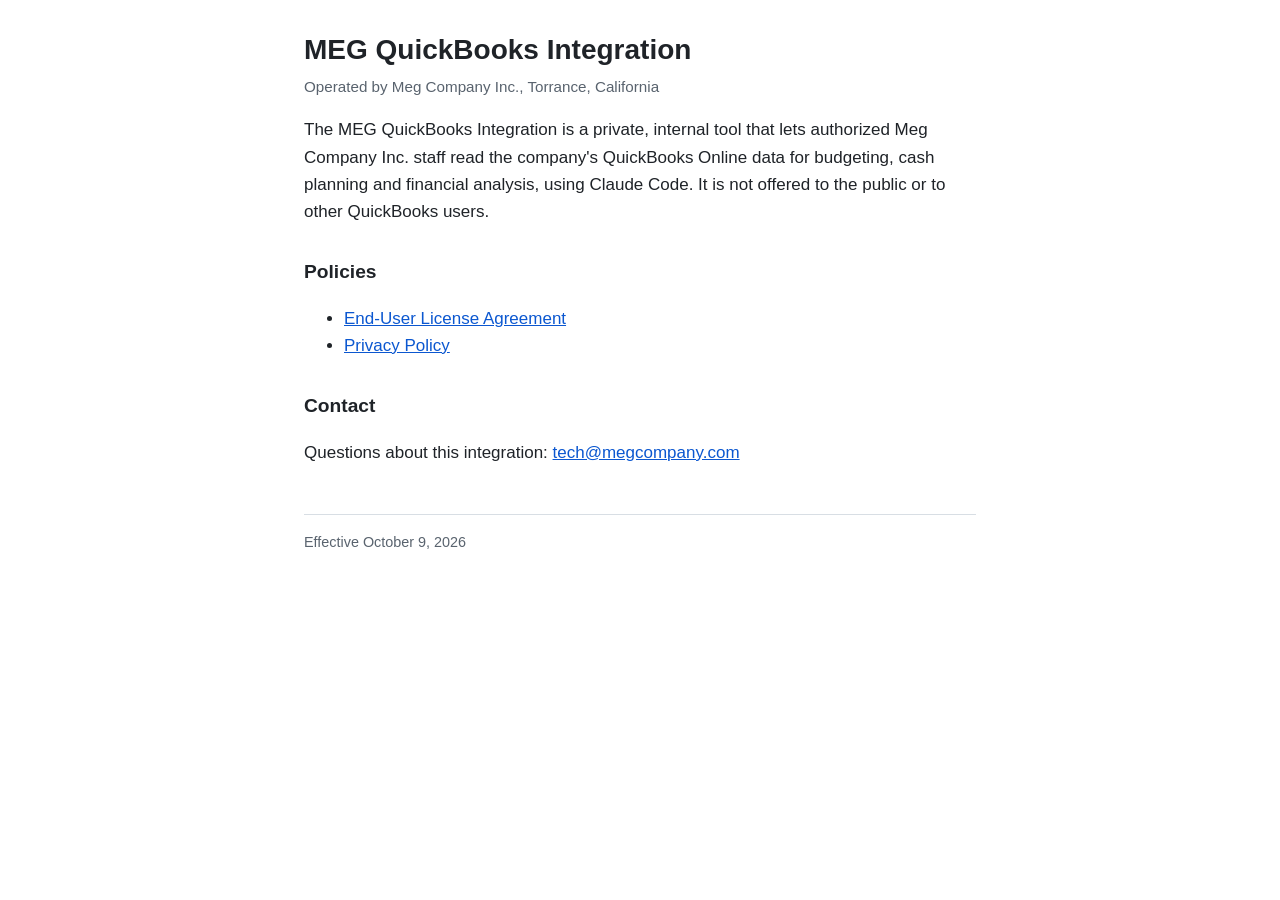
<file: index.html>
<!doctype html>
<html lang="en">
<head>
  <meta charset="utf-8">
  <meta name="viewport" content="width=device-width, initial-scale=1">
  <title>MEG QuickBooks Integration</title>
  <link rel="stylesheet" href="style.css">
</head>
<body>
<main>
  <h1>MEG QuickBooks Integration</h1>
  <p class="meta">Operated by Meg Company Inc., Torrance, California</p>

  <p>The MEG QuickBooks Integration is a private, internal tool that lets authorized Meg Company Inc. staff read the company's QuickBooks Online data for budgeting, cash planning and financial analysis, using Claude Code. It is not offered to the public or to other QuickBooks users.</p>

  <h2>Policies</h2>
  <ul>
    <li><a href="eula.html">End-User License Agreement</a></li>
    <li><a href="privacy.html">Privacy Policy</a></li>
  </ul>

  <h2>Contact</h2>
  <p>Questions about this integration: <a href="mailto:tech@megcompany.com">tech@megcompany.com</a></p>

  <footer>Effective October 9, 2026</footer>
</main>
</body>
</html>
</file>
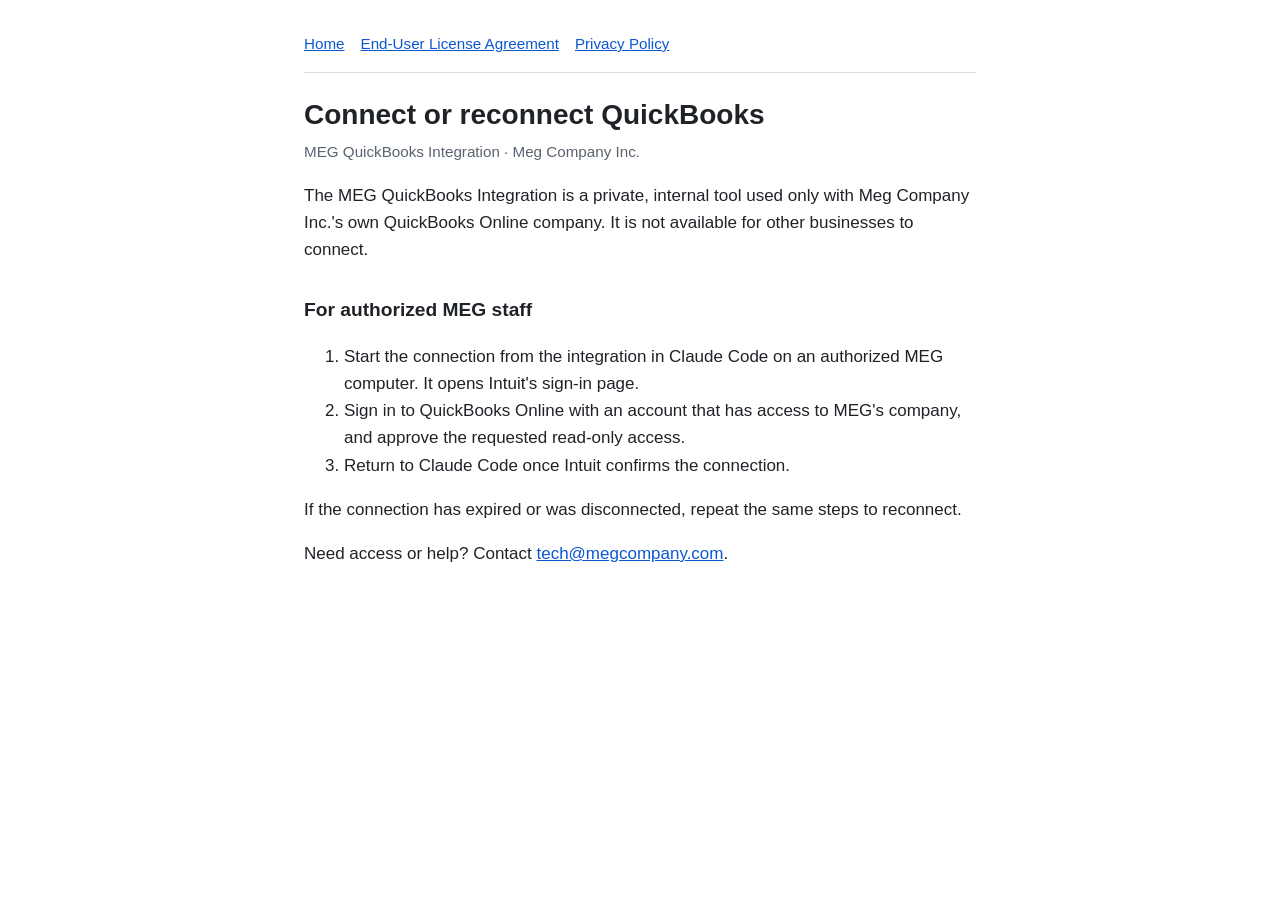
<file: connect.html>
<!doctype html>
<html lang="en">
<head>
  <meta charset="utf-8">
  <meta name="viewport" content="width=device-width, initial-scale=1">
  <title>Connect – MEG QuickBooks Integration</title>
  <link rel="stylesheet" href="style.css">
</head>
<body>
<main>
  <nav><a href="index.html">Home</a><a href="eula.html">End-User License Agreement</a><a href="privacy.html">Privacy Policy</a></nav>

  <h1>Connect or reconnect QuickBooks</h1>
  <p class="meta">MEG QuickBooks Integration · Meg Company Inc.</p>

  <p>The MEG QuickBooks Integration is a private, internal tool used only with Meg Company Inc.'s own QuickBooks Online company. It is not available for other businesses to connect.</p>

  <h2>For authorized MEG staff</h2>
  <ol>
    <li>Start the connection from the integration in Claude Code on an authorized MEG computer. It opens Intuit's sign-in page.</li>
    <li>Sign in to QuickBooks Online with an account that has access to MEG's company, and approve the requested read-only access.</li>
    <li>Return to Claude Code once Intuit confirms the connection.</li>
  </ol>
  <p>If the connection has expired or was disconnected, repeat the same steps to reconnect.</p>

  <p>Need access or help? Contact <a href="mailto:tech@megcompany.com">tech@megcompany.com</a>.</p>
</main>
</body>
</html>
</file>
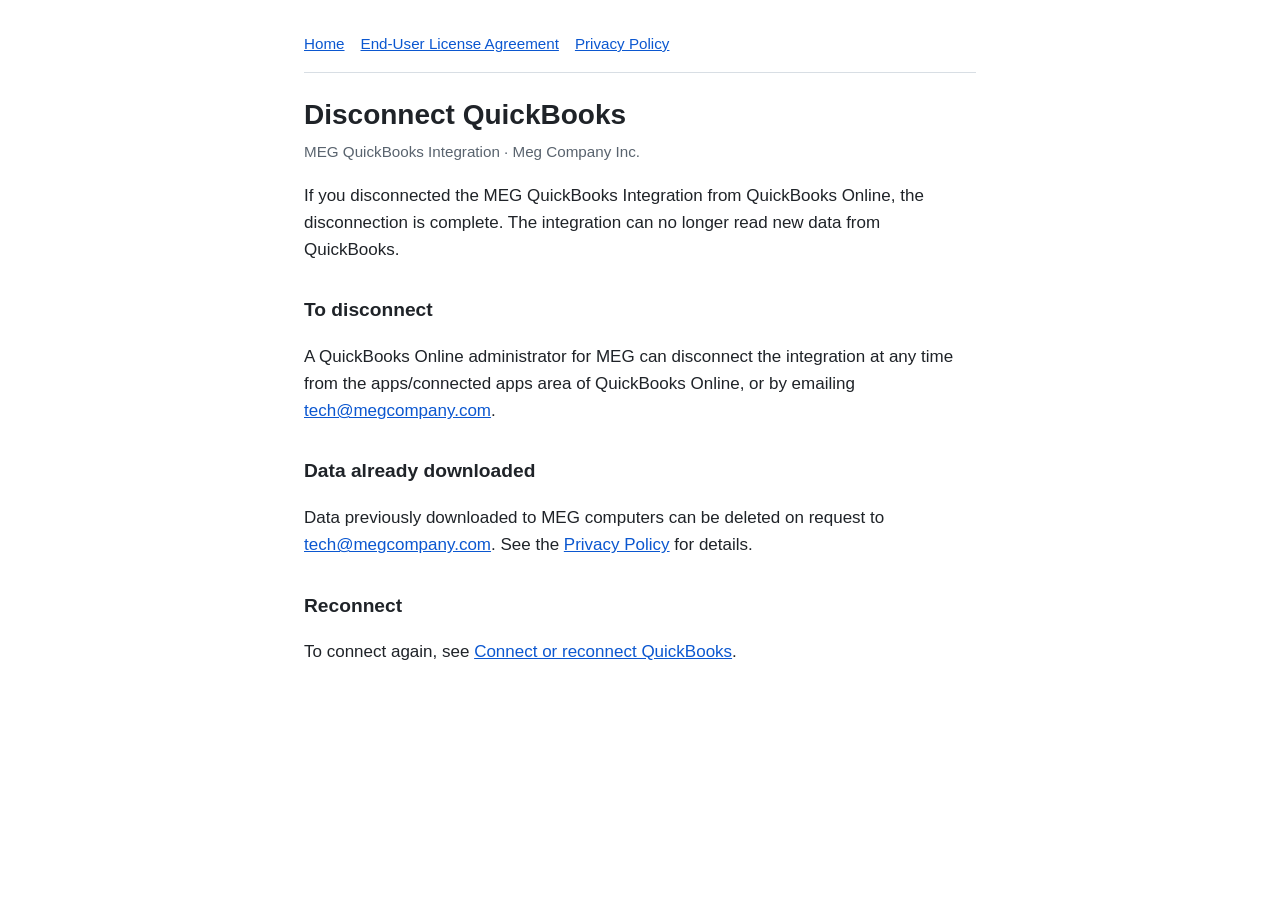
<file: disconnect.html>
<!doctype html>
<html lang="en">
<head>
  <meta charset="utf-8">
  <meta name="viewport" content="width=device-width, initial-scale=1">
  <title>Disconnect – MEG QuickBooks Integration</title>
  <link rel="stylesheet" href="style.css">
</head>
<body>
<main>
  <nav><a href="index.html">Home</a><a href="eula.html">End-User License Agreement</a><a href="privacy.html">Privacy Policy</a></nav>

  <h1>Disconnect QuickBooks</h1>
  <p class="meta">MEG QuickBooks Integration · Meg Company Inc.</p>

  <p>If you disconnected the MEG QuickBooks Integration from QuickBooks Online, the disconnection is complete. The integration can no longer read new data from QuickBooks.</p>

  <h2>To disconnect</h2>
  <p>A QuickBooks Online administrator for MEG can disconnect the integration at any time from the apps/connected apps area of QuickBooks Online, or by emailing <a href="mailto:tech@megcompany.com">tech@megcompany.com</a>.</p>

  <h2>Data already downloaded</h2>
  <p>Data previously downloaded to MEG computers can be deleted on request to <a href="mailto:tech@megcompany.com">tech@megcompany.com</a>. See the <a href="privacy.html">Privacy Policy</a> for details.</p>

  <h2>Reconnect</h2>
  <p>To connect again, see <a href="connect.html">Connect or reconnect QuickBooks</a>.</p>
</main>
</body>
</html>
</file>
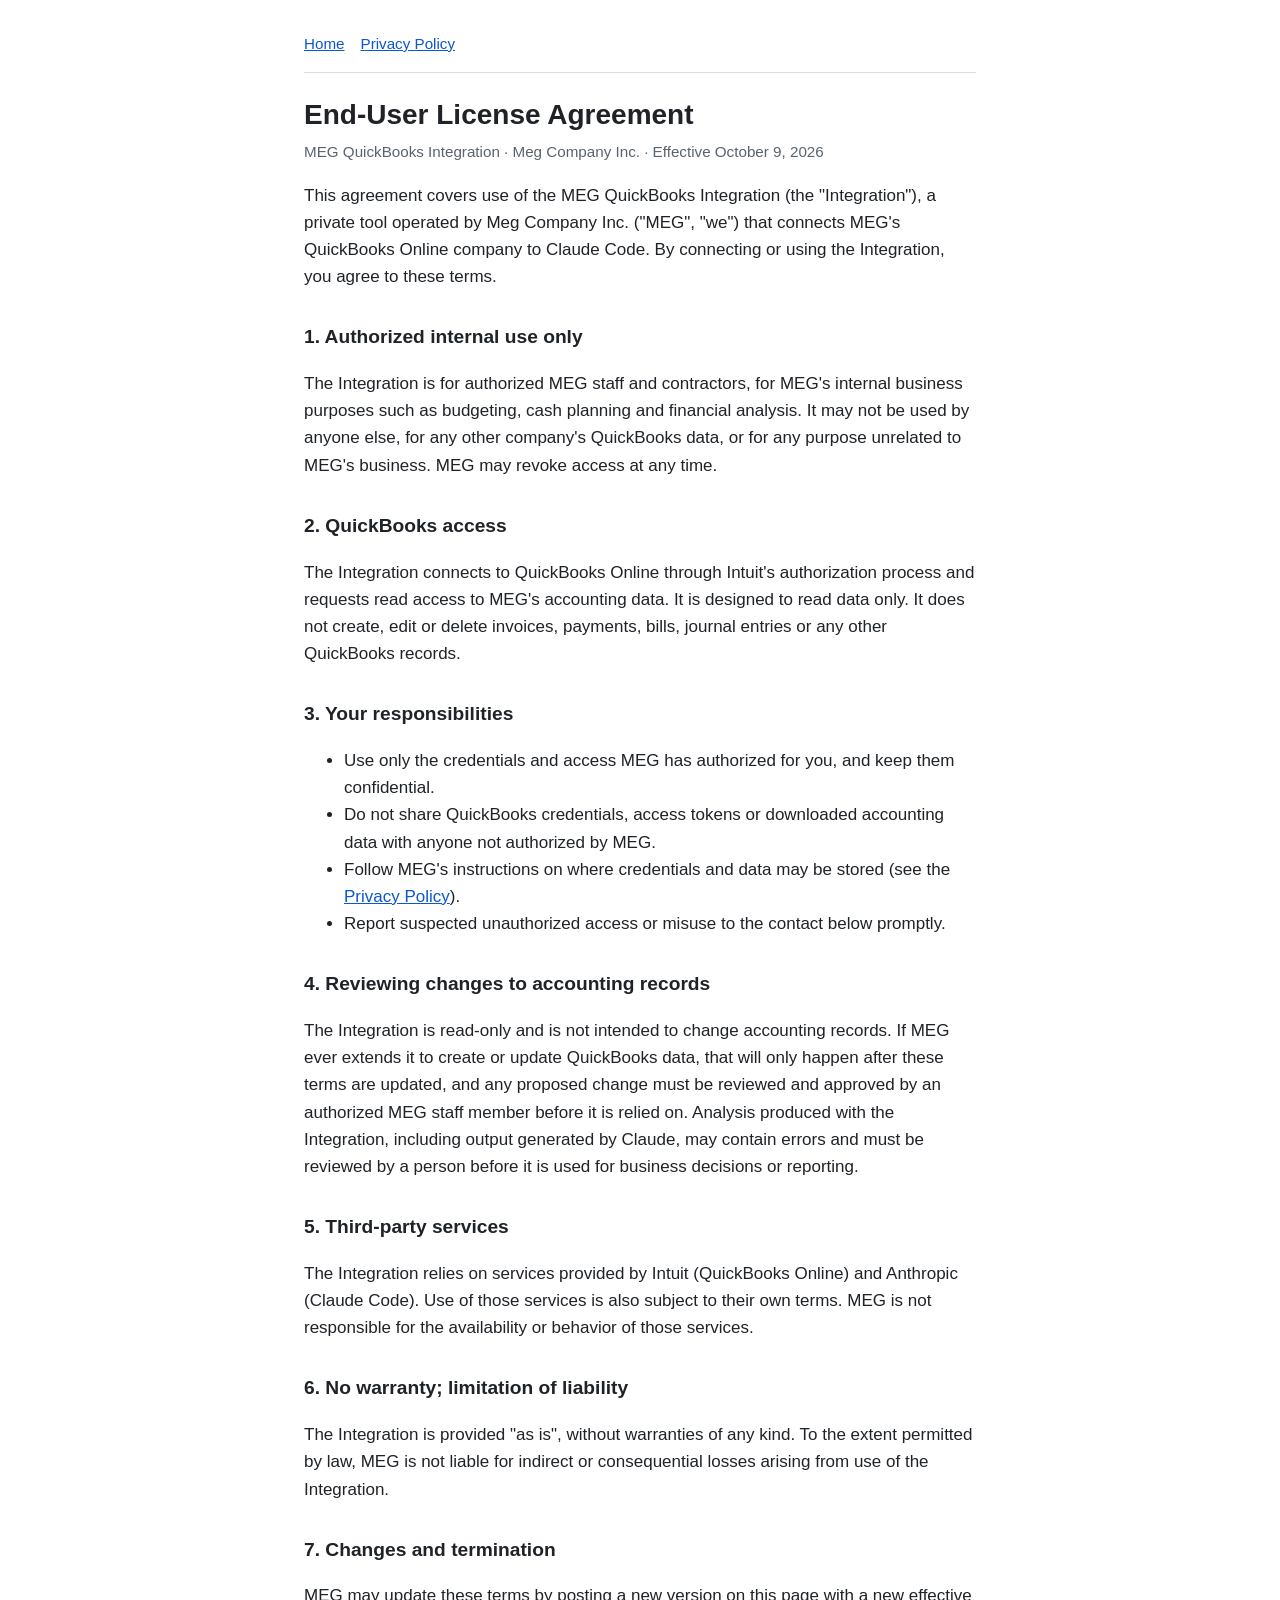
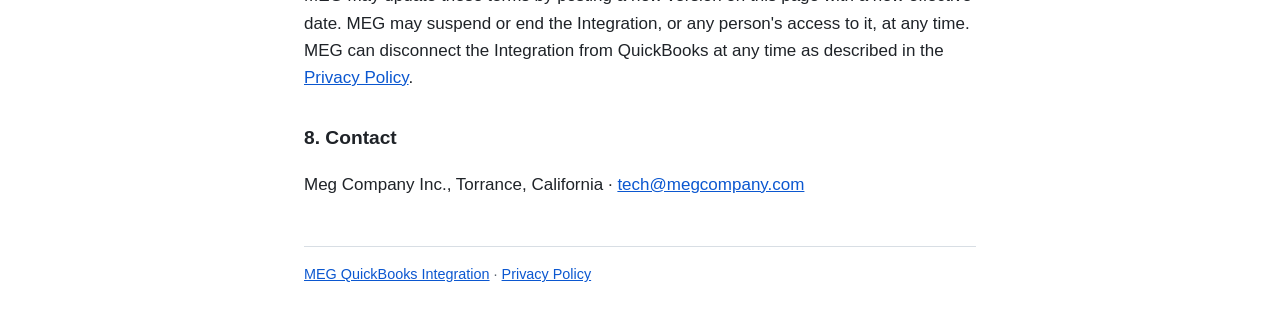
<file: eula.html>
<!doctype html>
<html lang="en">
<head>
  <meta charset="utf-8">
  <meta name="viewport" content="width=device-width, initial-scale=1">
  <title>End-User License Agreement – MEG QuickBooks Integration</title>
  <link rel="stylesheet" href="style.css">
</head>
<body>
<main>
  <nav><a href="index.html">Home</a><a href="privacy.html">Privacy Policy</a></nav>

  <h1>End-User License Agreement</h1>
  <p class="meta">MEG QuickBooks Integration · Meg Company Inc. · Effective October 9, 2026</p>

  <p>This agreement covers use of the MEG QuickBooks Integration (the "Integration"), a private tool operated by Meg Company Inc. ("MEG", "we") that connects MEG's QuickBooks Online company to Claude Code. By connecting or using the Integration, you agree to these terms.</p>

  <h2>1. Authorized internal use only</h2>
  <p>The Integration is for authorized MEG staff and contractors, for MEG's internal business purposes such as budgeting, cash planning and financial analysis. It may not be used by anyone else, for any other company's QuickBooks data, or for any purpose unrelated to MEG's business. MEG may revoke access at any time.</p>

  <h2>2. QuickBooks access</h2>
  <p>The Integration connects to QuickBooks Online through Intuit's authorization process and requests read access to MEG's accounting data. It is designed to read data only. It does not create, edit or delete invoices, payments, bills, journal entries or any other QuickBooks records.</p>

  <h2>3. Your responsibilities</h2>
  <ul>
    <li>Use only the credentials and access MEG has authorized for you, and keep them confidential.</li>
    <li>Do not share QuickBooks credentials, access tokens or downloaded accounting data with anyone not authorized by MEG.</li>
    <li>Follow MEG's instructions on where credentials and data may be stored (see the <a href="privacy.html">Privacy Policy</a>).</li>
    <li>Report suspected unauthorized access or misuse to the contact below promptly.</li>
  </ul>

  <h2>4. Reviewing changes to accounting records</h2>
  <p>The Integration is read-only and is not intended to change accounting records. If MEG ever extends it to create or update QuickBooks data, that will only happen after these terms are updated, and any proposed change must be reviewed and approved by an authorized MEG staff member before it is relied on. Analysis produced with the Integration, including output generated by Claude, may contain errors and must be reviewed by a person before it is used for business decisions or reporting.</p>

  <h2>5. Third-party services</h2>
  <p>The Integration relies on services provided by Intuit (QuickBooks Online) and Anthropic (Claude Code). Use of those services is also subject to their own terms. MEG is not responsible for the availability or behavior of those services.</p>

  <h2>6. No warranty; limitation of liability</h2>
  <p>The Integration is provided "as is", without warranties of any kind. To the extent permitted by law, MEG is not liable for indirect or consequential losses arising from use of the Integration.</p>

  <h2>7. Changes and termination</h2>
  <p>MEG may update these terms by posting a new version on this page with a new effective date. MEG may suspend or end the Integration, or any person's access to it, at any time. MEG can disconnect the Integration from QuickBooks at any time as described in the <a href="privacy.html">Privacy Policy</a>.</p>

  <h2>8. Contact</h2>
  <p>Meg Company Inc., Torrance, California · <a href="mailto:tech@megcompany.com">tech@megcompany.com</a></p>

  <footer><a href="index.html">MEG QuickBooks Integration</a> · <a href="privacy.html">Privacy Policy</a></footer>
</main>
</body>
</html>
</file>
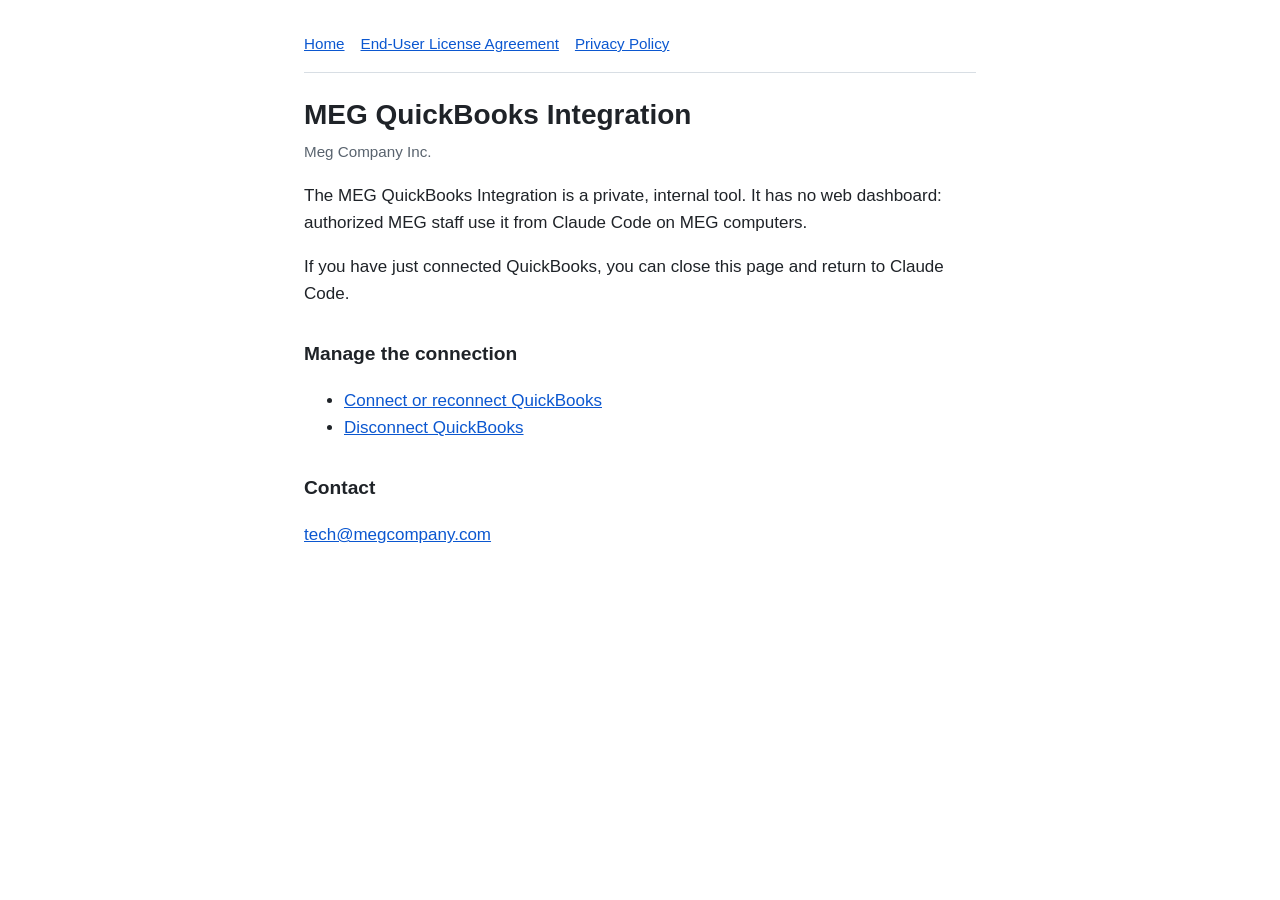
<file: launch.html>
<!doctype html>
<html lang="en">
<head>
  <meta charset="utf-8">
  <meta name="viewport" content="width=device-width, initial-scale=1">
  <title>Launch – MEG QuickBooks Integration</title>
  <link rel="stylesheet" href="style.css">
</head>
<body>
<main>
  <nav><a href="index.html">Home</a><a href="eula.html">End-User License Agreement</a><a href="privacy.html">Privacy Policy</a></nav>

  <h1>MEG QuickBooks Integration</h1>
  <p class="meta">Meg Company Inc.</p>

  <p>The MEG QuickBooks Integration is a private, internal tool. It has no web dashboard: authorized MEG staff use it from Claude Code on MEG computers.</p>
  <p>If you have just connected QuickBooks, you can close this page and return to Claude Code.</p>

  <h2>Manage the connection</h2>
  <ul>
    <li><a href="connect.html">Connect or reconnect QuickBooks</a></li>
    <li><a href="disconnect.html">Disconnect QuickBooks</a></li>
  </ul>

  <h2>Contact</h2>
  <p><a href="mailto:tech@megcompany.com">tech@megcompany.com</a></p>
</main>
</body>
</html>
</file>
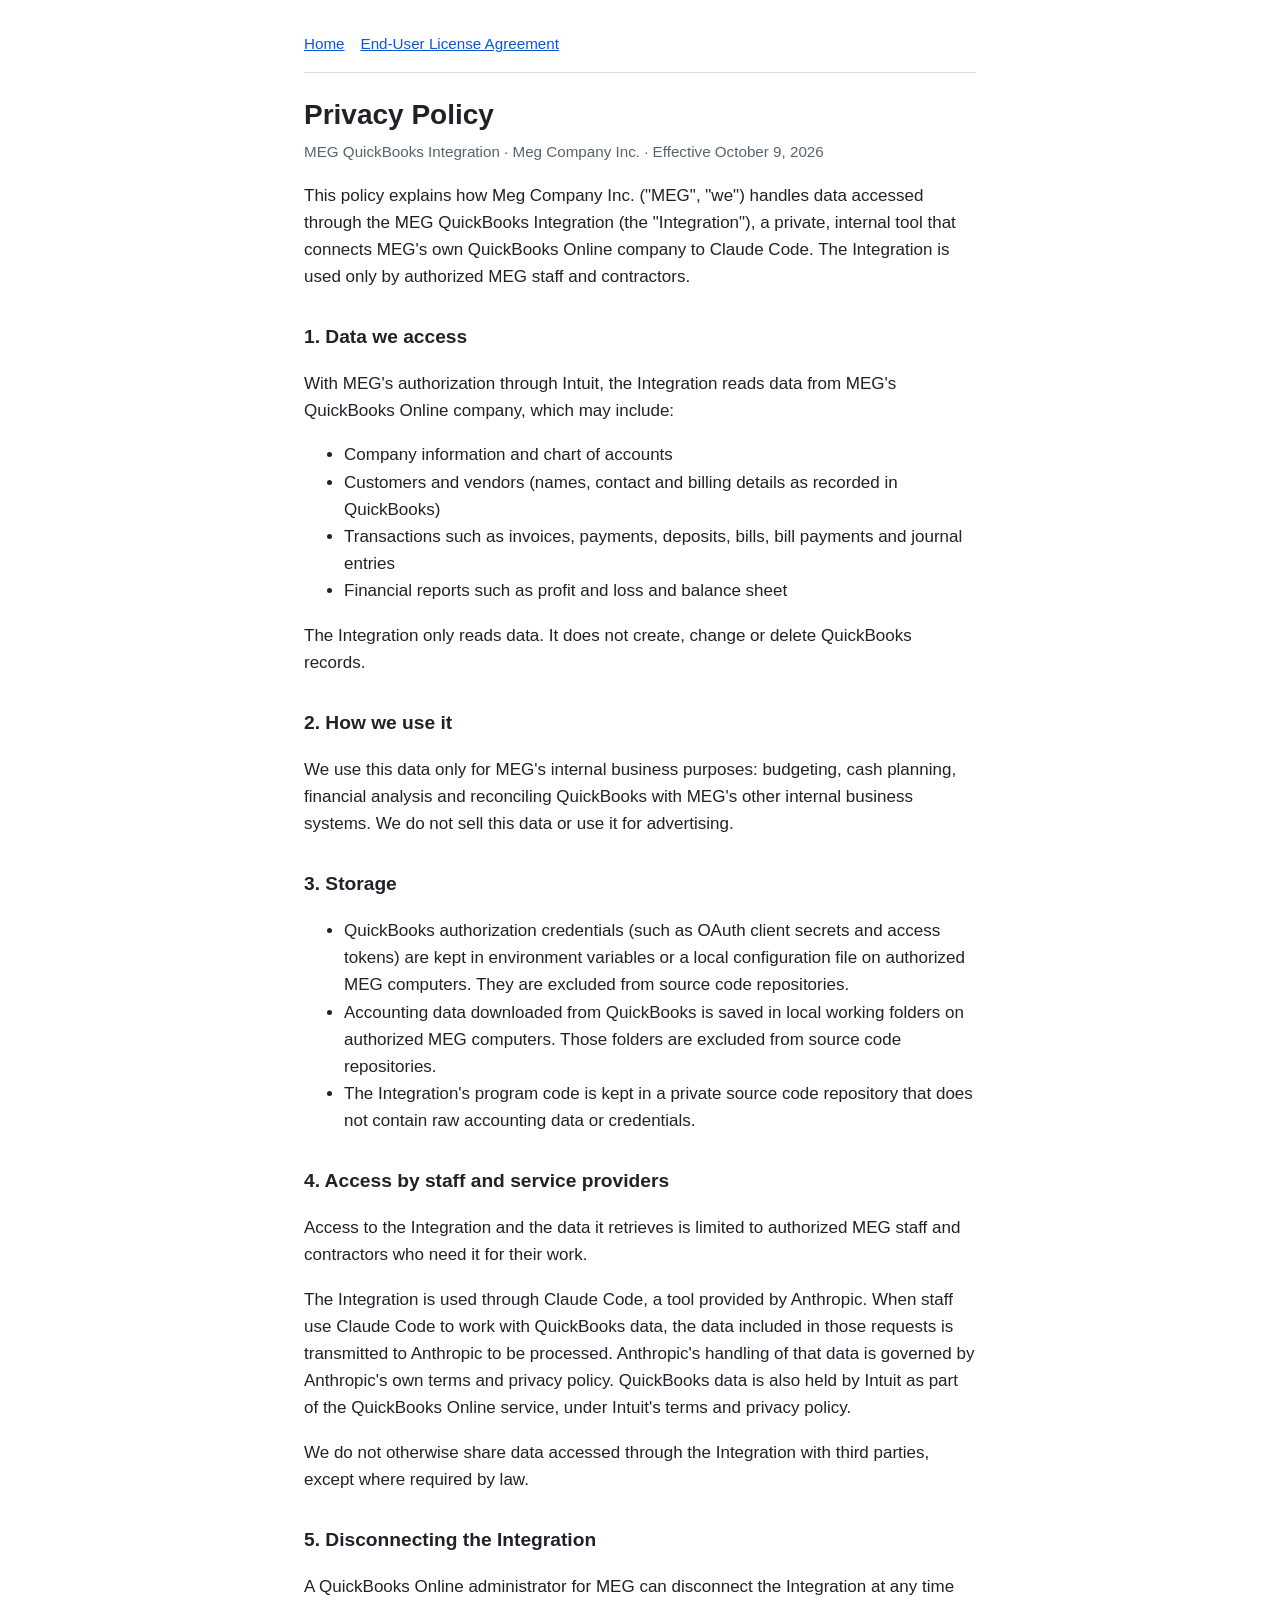
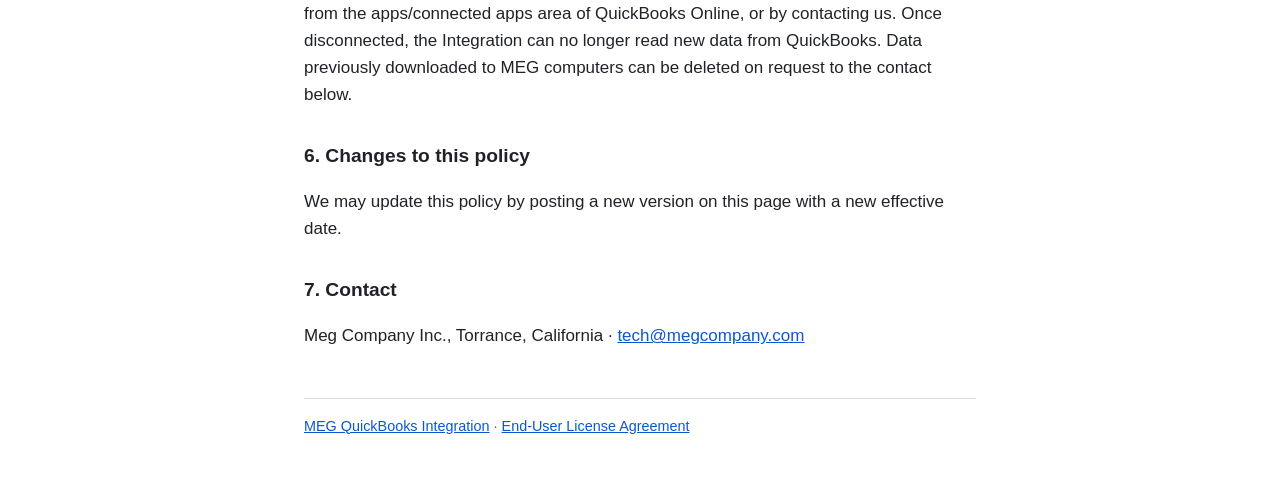
<file: privacy.html>
<!doctype html>
<html lang="en">
<head>
  <meta charset="utf-8">
  <meta name="viewport" content="width=device-width, initial-scale=1">
  <title>Privacy Policy – MEG QuickBooks Integration</title>
  <link rel="stylesheet" href="style.css">
</head>
<body>
<main>
  <nav><a href="index.html">Home</a><a href="eula.html">End-User License Agreement</a></nav>

  <h1>Privacy Policy</h1>
  <p class="meta">MEG QuickBooks Integration · Meg Company Inc. · Effective October 9, 2026</p>

  <p>This policy explains how Meg Company Inc. ("MEG", "we") handles data accessed through the MEG QuickBooks Integration (the "Integration"), a private, internal tool that connects MEG's own QuickBooks Online company to Claude Code. The Integration is used only by authorized MEG staff and contractors.</p>

  <h2>1. Data we access</h2>
  <p>With MEG's authorization through Intuit, the Integration reads data from MEG's QuickBooks Online company, which may include:</p>
  <ul>
    <li>Company information and chart of accounts</li>
    <li>Customers and vendors (names, contact and billing details as recorded in QuickBooks)</li>
    <li>Transactions such as invoices, payments, deposits, bills, bill payments and journal entries</li>
    <li>Financial reports such as profit and loss and balance sheet</li>
  </ul>
  <p>The Integration only reads data. It does not create, change or delete QuickBooks records.</p>

  <h2>2. How we use it</h2>
  <p>We use this data only for MEG's internal business purposes: budgeting, cash planning, financial analysis and reconciling QuickBooks with MEG's other internal business systems. We do not sell this data or use it for advertising.</p>

  <h2>3. Storage</h2>
  <ul>
    <li>QuickBooks authorization credentials (such as OAuth client secrets and access tokens) are kept in environment variables or a local configuration file on authorized MEG computers. They are excluded from source code repositories.</li>
    <li>Accounting data downloaded from QuickBooks is saved in local working folders on authorized MEG computers. Those folders are excluded from source code repositories.</li>
    <li>The Integration's program code is kept in a private source code repository that does not contain raw accounting data or credentials.</li>
  </ul>

  <h2>4. Access by staff and service providers</h2>
  <p>Access to the Integration and the data it retrieves is limited to authorized MEG staff and contractors who need it for their work.</p>
  <p>The Integration is used through Claude Code, a tool provided by Anthropic. When staff use Claude Code to work with QuickBooks data, the data included in those requests is transmitted to Anthropic to be processed. Anthropic's handling of that data is governed by Anthropic's own terms and privacy policy. QuickBooks data is also held by Intuit as part of the QuickBooks Online service, under Intuit's terms and privacy policy.</p>
  <p>We do not otherwise share data accessed through the Integration with third parties, except where required by law.</p>

  <h2>5. Disconnecting the Integration</h2>
  <p>A QuickBooks Online administrator for MEG can disconnect the Integration at any time from the apps/connected apps area of QuickBooks Online, or by contacting us. Once disconnected, the Integration can no longer read new data from QuickBooks. Data previously downloaded to MEG computers can be deleted on request to the contact below.</p>

  <h2>6. Changes to this policy</h2>
  <p>We may update this policy by posting a new version on this page with a new effective date.</p>

  <h2>7. Contact</h2>
  <p>Meg Company Inc., Torrance, California · <a href="mailto:tech@megcompany.com">tech@megcompany.com</a></p>

  <footer><a href="index.html">MEG QuickBooks Integration</a> · <a href="eula.html">End-User License Agreement</a></footer>
</main>
</body>
</html>
</file>
<file: style.css>
:root {
  --text: #1f2328;
  --muted: #59636e;
  --bg: #ffffff;
  --link: #0b57d0;
  --rule: #d8dee4;
}
@media (prefers-color-scheme: dark) {
  :root {
    --text: #e6edf3;
    --muted: #9198a1;
    --bg: #0d1117;
    --link: #6cb6ff;
    --rule: #30363d;
  }
}
* { box-sizing: border-box; }
body {
  margin: 0;
  background: var(--bg);
  color: var(--text);
  font-family: -apple-system, BlinkMacSystemFont, "Segoe UI", Roboto, Helvetica, Arial, sans-serif;
  font-size: 17px;
  line-height: 1.6;
}
main {
  max-width: 44rem;
  margin: 0 auto;
  padding: 2rem 1rem 3rem;
}
nav {
  font-size: 0.95rem;
  padding-bottom: 1rem;
  border-bottom: 1px solid var(--rule);
  margin-bottom: 1.5rem;
}
nav a { margin-right: 1rem; }
a { color: var(--link); }
h1 { font-size: 1.75rem; line-height: 1.25; margin: 0 0 0.5rem; }
h2 { font-size: 1.2rem; margin: 2rem 0 0.5rem; }
.meta { color: var(--muted); font-size: 0.95rem; margin-top: 0; }
footer {
  margin-top: 3rem;
  padding-top: 1rem;
  border-top: 1px solid var(--rule);
  color: var(--muted);
  font-size: 0.9rem;
}
</file>
